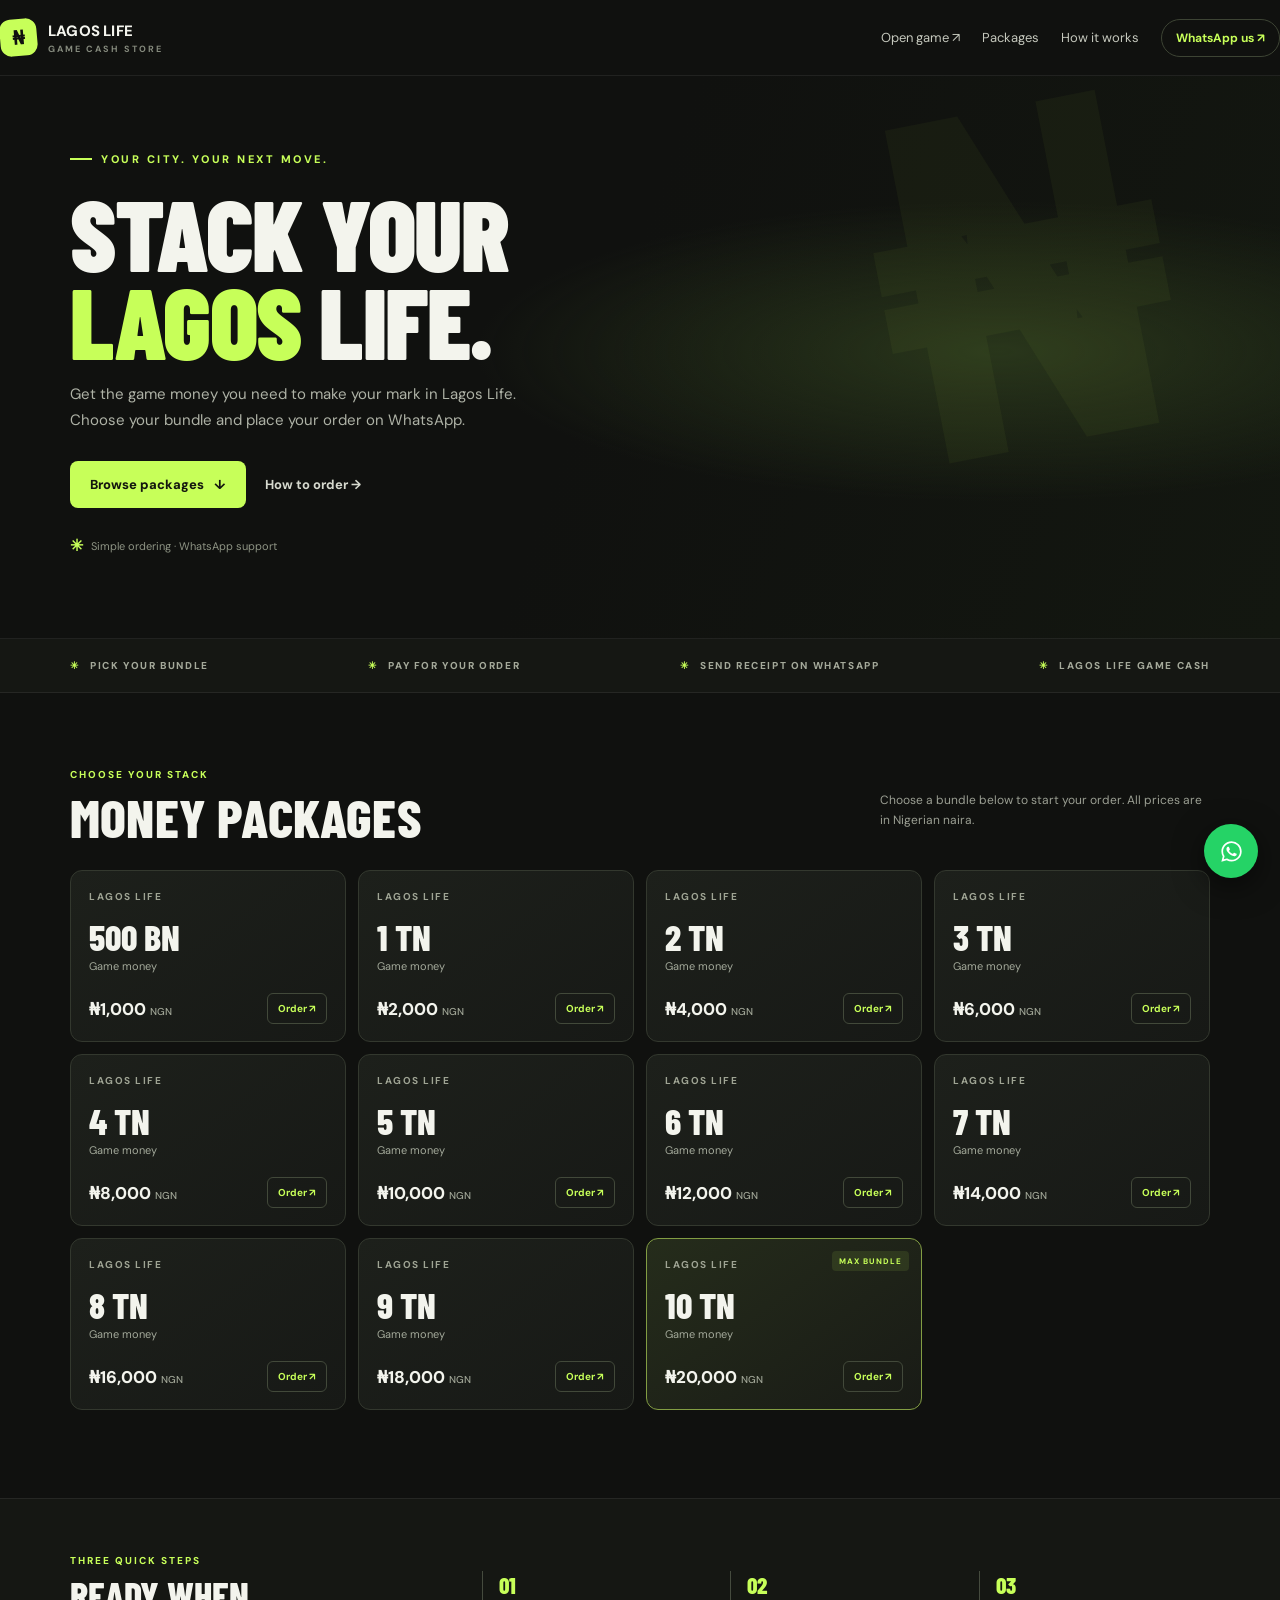
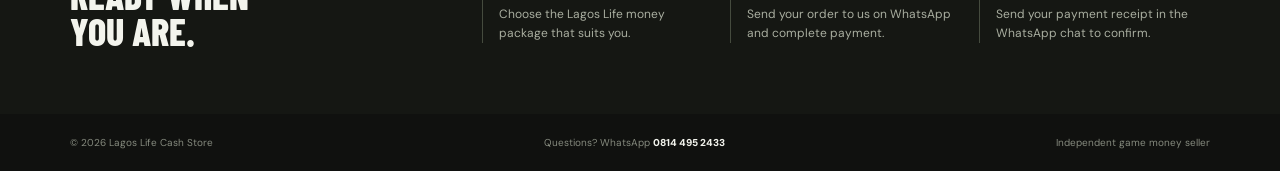
<file: index.html>
<!doctype html>
<html lang="en">
<head>
  <meta charset="utf-8">
  <meta name="viewport" content="width=device-width, initial-scale=1">
  <meta name="theme-color" content="#10110f">
  <meta name="description" content="Get Lagos Life game money. Pick a package and order securely through WhatsApp.">
  <title>Lagos Life Cash — Game Money</title>
  <style>
    @import url('https://fonts.googleapis.com/css2?family=Barlow+Condensed:wght@500;600;700;800;900&family=DM+Sans:wght@400;500;600;700;800&display=swap');
    :root{--bg:#10110f;--panel:#191b18;--panel2:#20231e;--line:#34392f;--lime:#c7ff59;--muted:#9b9f93;--white:#f3f4ed;--orange:#ff784f}
    *{box-sizing:border-box}html{scroll-behavior:smooth}body{margin:0;background:var(--bg);color:var(--white);font-family:'DM Sans',sans-serif}a{color:inherit;text-decoration:none}.wrap{width:min(1140px,calc(100% - 40px));margin:auto}
    .topbar{height:76px;border-bottom:1px solid #ffffff12;display:flex;align-items:center}.nav{display:flex;justify-content:space-between;align-items:center;width:100%}.brand{display:flex;gap:11px;align-items:center;font-weight:800;letter-spacing:.2px}.brand-mark{display:grid;place-items:center;width:37px;height:37px;background:var(--lime);color:#10110f;border-radius:11px;font-size:19px;font-weight:900;transform:rotate(-5deg)}.brand span:last-child{font-size:15px}.brand small{display:block;color:#858a7d;font-size:9px;letter-spacing:2px;font-weight:700;margin-top:2px}.nav-right{display:flex;align-items:center;gap:22px}.nav-link{font-size:13px;color:#c5c8bd}.nav-pill{border:1px solid #3d4434;padding:10px 14px;border-radius:999px;color:var(--lime);font-size:12px;font-weight:700}
    .hero{position:relative;overflow:hidden;min-height:456px;display:flex;align-items:center;border-bottom:1px solid #ffffff12;background:radial-gradient(ellipse at 78% 49%,#29361b 0,transparent 37%),linear-gradient(110deg,#10110f 47%,#131710 100%)}.hero:after{content:'₦';position:absolute;font-family:'Barlow Condensed';font-size:440px;font-weight:900;line-height:1;right:10%;top:-24px;color:#c7ff590a;transform:rotate(-11deg);pointer-events:none}.hero-inner{position:relative;z-index:1;padding:76px 0 82px;max-width:660px}.eyebrow{color:var(--lime);font-size:11px;letter-spacing:2.5px;text-transform:uppercase;font-weight:800;display:flex;align-items:center;gap:9px}.eyebrow:before{content:'';width:22px;height:2px;background:var(--lime)}h1{font-family:'Barlow Condensed',sans-serif;font-size:clamp(60px,9vw,100px);line-height:.88;letter-spacing:-1.5px;text-transform:uppercase;margin:22px 0 18px;font-weight:900}h1 em{font-style:normal;color:var(--lime)}.hero-copy{max-width:450px;color:#aeb2a6;font-size:15px;line-height:1.7}.hero-actions{display:flex;align-items:center;gap:19px;margin-top:28px}.btn{background:var(--lime);color:#13160e;padding:15px 20px;border:0;border-radius:8px;font:800 13px 'DM Sans';display:inline-flex;align-items:center;gap:10px;cursor:pointer;transition:transform .18s,background .18s}.btn:hover{transform:translateY(-2px);background:#d5ff83}.text-link{color:#d6d9ce;font-size:13px;font-weight:700}.hero-note{font-size:11px;color:#8e9484;margin-top:27px;display:flex;gap:8px;align-items:center}.hero-note b{color:var(--lime);font-size:16px}
    .ticker{border-bottom:1px solid #ffffff12;background:#151713}.ticker-inner{height:53px;display:flex;align-items:center;justify-content:space-between;gap:16px;overflow:hidden}.ticker-item{white-space:nowrap;color:#a4a99a;font-size:10px;letter-spacing:1.6px;font-weight:800;text-transform:uppercase}.ticker-item strong{color:var(--lime);margin-right:7px}
    .section{padding:75px 0 88px}.section-top{display:flex;align-items:end;justify-content:space-between;gap:22px;margin-bottom:28px}.kicker{font-size:10px;letter-spacing:2px;font-weight:800;color:var(--lime);text-transform:uppercase}.section h2{font:800 clamp(36px,5vw,54px)/.95 'Barlow Condensed';text-transform:uppercase;margin:10px 0 0;letter-spacing:.2px}.section-sub{max-width:330px;color:var(--muted);font-size:12px;line-height:1.7}.grid{display:grid;grid-template-columns:repeat(4,1fr);gap:12px}.card{position:relative;padding:19px 18px 17px;background:linear-gradient(145deg,#1d201b,#171916);border:1px solid #33382e;border-radius:12px;min-height:172px;display:flex;flex-direction:column;transition:border-color .2s,transform .2s}.card:hover{border-color:#83964e;transform:translateY(-3px)}.card.featured{border-color:#829d43;background:linear-gradient(145deg,#252c1b,#191b16)}.tag{position:absolute;right:12px;top:12px;background:#c7ff5918;color:var(--lime);font-size:8px;letter-spacing:1px;font-weight:800;padding:5px 7px;border-radius:4px;text-transform:uppercase}.pack-label{font-size:10px;text-transform:uppercase;letter-spacing:1.5px;color:#9fa494;font-weight:700}.amount{font:800 36px/.95 'Barlow Condensed';margin:17px 0 5px;color:var(--white)}.currency{font-size:11px;color:#a3a99a}.card-bottom{display:flex;align-items:center;justify-content:space-between;margin-top:auto;padding-top:15px}.price{font-weight:800;font-size:17px}.price small{font-size:10px;color:#a1a697;font-weight:500}.choose{border:1px solid #42493a;color:var(--lime);background:transparent;border-radius:6px;padding:8px 10px;font:700 10px 'DM Sans';cursor:pointer}.choose:hover{background:var(--lime);color:#171a12;border-color:var(--lime)}
    .how{border-top:1px solid #ffffff12;background:#151713;padding:55px 0}.how-grid{display:grid;grid-template-columns:1fr 2fr;gap:48px;align-items:center}.how h2{font:800 38px/.95 'Barlow Condensed';text-transform:uppercase;margin:10px 0}.steps{display:grid;grid-template-columns:repeat(3,1fr);gap:17px}.step{border-left:1px solid #454b3e;padding-left:16px}.step-num{font:800 23px 'Barlow Condensed';color:var(--lime)}.step p{margin:6px 0 0;color:#a9aea0;font-size:12px;line-height:1.6}.contact{color:var(--white);font-weight:800}.footer{padding:22px 0;color:#858a7e;font-size:10px}.footer-inner{display:flex;justify-content:space-between;gap:15px;align-items:center}.wa-float{position:fixed;right:22px;bottom:22px;z-index:3;width:54px;height:54px;border-radius:50%;display:grid;place-items:center;background:#25d366;color:white;box-shadow:0 8px 30px #0008}.wa-float svg{width:25px;height:25px;fill:currentColor}
    @media(max-width:850px){.grid{grid-template-columns:repeat(3,1fr)}.how-grid{grid-template-columns:1fr;gap:20px}.hero:after{right:-7%;font-size:380px}}
    @media(max-width:600px){.wrap{width:min(100% - 30px,440px)}.topbar{height:65px}.nav-link{display:none}.nav-right{gap:0}.nav-pill{padding:9px 11px;font-size:10px}.hero{min-height:410px}.hero-inner{padding:64px 0 70px}h1{font-size:67px}.hero-copy{font-size:13px;max-width:320px}.hero:after{font-size:300px;right:-20%;top:55px}.ticker-inner{justify-content:flex-start}.ticker-item{font-size:9px}.ticker-item:nth-child(n+3){display:none}.section{padding:57px 0 65px}.section-top{display:block}.section-sub{margin-top:12px}.grid{grid-template-columns:repeat(2,1fr);gap:9px}.card{min-height:160px;padding:16px 13px}.amount{font-size:32px}.price{font-size:15px}.choose{padding:7px 8px}.steps{grid-template-columns:1fr;gap:12px}.step{display:grid;grid-template-columns:35px 1fr;align-items:start}.step p{margin:2px 0}.footer-inner{align-items:flex-start;flex-direction:column}.hero-actions{gap:13px}.btn{padding:14px 15px;font-size:12px}}
  </style>
</head>
<body>
  <header class="topbar"><div class="wrap nav"><a class="brand" href="#top"><span class="brand-mark">₦</span><span>LAGOS LIFE<small>GAME CASH STORE</small></span></a><div class="nav-right"><a class="nav-link" href="https://lagoslife.eliysites.com/?ref=isakaba.com" target="_blank" rel="noopener">Open game ↗</a><a class="nav-link" href="#packages">Packages</a><a class="nav-link" href="#how">How it works</a><a class="nav-pill" href="https://wa.me/2348144952433">WhatsApp us ↗</a></div></div></header>
  <main id="top">
    <section class="hero"><div class="wrap"><div class="hero-inner"><div class="eyebrow">Your city. Your next move.</div><h1>Stack your<br><em>Lagos</em> life.</h1><p class="hero-copy">Get the game money you need to make your mark in Lagos Life. Choose your bundle and place your order on WhatsApp.</p><div class="hero-actions"><a class="btn" href="#packages">Browse packages <span>↓</span></a><a class="text-link" href="#how">How to order →</a></div><div class="hero-note"><b>✳</b> Simple ordering · WhatsApp support</div></div></div></section>
    <div class="ticker"><div class="wrap ticker-inner"><div class="ticker-item"><strong>✳</strong> Pick your bundle</div><div class="ticker-item"><strong>✳</strong> Pay for your order</div><div class="ticker-item"><strong>✳</strong> Send receipt on WhatsApp</div><div class="ticker-item"><strong>✳</strong> Lagos Life game cash</div></div></div>
    <section class="section" id="packages"><div class="wrap"><div class="section-top"><div><div class="kicker">Choose your stack</div><h2>Money packages</h2></div><p class="section-sub">Choose a bundle below to start your order. All prices are in Nigerian naira.</p></div><div class="grid" id="package-grid"></div></div></section>
    <section class="how" id="how"><div class="wrap how-grid"><div><div class="kicker">Three quick steps</div><h2>Ready when<br>you are.</h2></div><div class="steps"><div class="step"><span class="step-num">01</span><p>Choose the Lagos Life money package that suits you.</p></div><div class="step"><span class="step-num">02</span><p>Send your order to us on WhatsApp and complete payment.</p></div><div class="step"><span class="step-num">03</span><p>Send your payment receipt in the WhatsApp chat to confirm.</p></div></div></div></section>
  </main>
  <footer class="footer"><div class="wrap footer-inner"><span>© 2026 Lagos Life Cash Store</span><span>Questions? WhatsApp <a class="contact" href="https://wa.me/2348144952433">0814 495 2433</a></span><span>Independent game money seller</span></div></footer>
  <a class="wa-float" href="https://wa.me/2348144952433?text=Hi%2C%20I%27m%20interested%20in%20Lagos%20Life%20game%20money." aria-label="Chat with us on WhatsApp"><svg viewBox="0 0 32 32"><path d="M16.04 3C8.88 3 3.06 8.77 3.06 15.88c0 2.28.6 4.51 1.75 6.49L3 29l6.83-1.78a13.1 13.1 0 0 0 6.21 1.57h.01c7.15 0 12.98-5.78 12.98-12.89 0-3.44-1.35-6.67-3.82-9.1A12.94 12.94 0 0 0 16.04 3zm0 23.61h-.01c-1.94 0-3.85-.52-5.51-1.51l-.4-.24-4.05 1.06 1.08-3.93-.26-.41a10.65 10.65 0 0 1-1.64-5.7c0-5.92 4.86-10.74 10.8-10.74 2.88 0 5.59 1.12 7.63 3.15a10.63 10.63 0 0 1 3.17 7.59c0 5.92-4.86 10.73-10.81 10.73zm5.93-8.04c-.32-.16-1.91-.94-2.2-1.04-.3-.11-.51-.16-.72.16-.22.32-.83 1.04-1.02 1.25-.19.21-.38.24-.7.08-.32-.16-1.36-.5-2.59-1.59-.96-.85-1.61-1.9-1.8-2.22-.19-.32-.02-.49.14-.65.14-.14.32-.38.48-.57.16-.19.21-.32.32-.54.11-.21.05-.4-.03-.56-.08-.16-.72-1.73-.99-2.37-.26-.62-.52-.54-.72-.55h-.61c-.21 0-.56.08-.86.4-.3.32-1.13 1.1-1.13 2.67s1.16 3.09 1.32 3.3c.16.21 2.28 3.47 5.51 4.87.77.33 1.37.53 1.84.68.77.24 1.47.21 2.03.13.62-.09 1.91-.78 2.18-1.53.27-.75.27-1.39.19-1.53-.08-.13-.29-.21-.61-.37z"/></svg></a>
  <script>
    const packages = [
      ['500 Billion','500 BN',1000],['1 Trillion','1 TN',2000],['2 Trillion','2 TN',4000],['3 Trillion','3 TN',6000],['4 Trillion','4 TN',8000],['5 Trillion','5 TN',10000],['6 Trillion','6 TN',12000],['7 Trillion','7 TN',14000],['8 Trillion','8 TN',16000],['9 Trillion','9 TN',18000],['10 Trillion','10 TN',20000]
    ];
    const formatNaira = n => '₦' + n.toLocaleString('en-NG');
    const grid = document.getElementById('package-grid');
    packages.forEach(([name, amount, price], i) => {
      const card = document.createElement('article');
      card.className = 'card' + (i === 10 ? ' featured' : '');
      card.innerHTML = `${i === 10 ? '<span class="tag">Max bundle</span>' : ''}<div class="pack-label">Lagos Life</div><div class="amount">${amount}</div><div class="currency">Game money</div><div class="card-bottom"><div class="price">${formatNaira(price)} <small>NGN</small></div><button class="choose" type="button">Order ↗</button></div>`;
      card.querySelector('button').addEventListener('click', () => {
        const message = `Hi, I would like to order ${name} (${amount}) Lagos Life game money for ${formatNaira(price)}. Please share payment details. I will send my payment receipt here.`;
        window.open(`https://wa.me/2348144952433?text=${encodeURIComponent(message)}`, '_blank', 'noopener');
      });
      grid.appendChild(card);
    });
  </script>
</body>
</html>
</file>
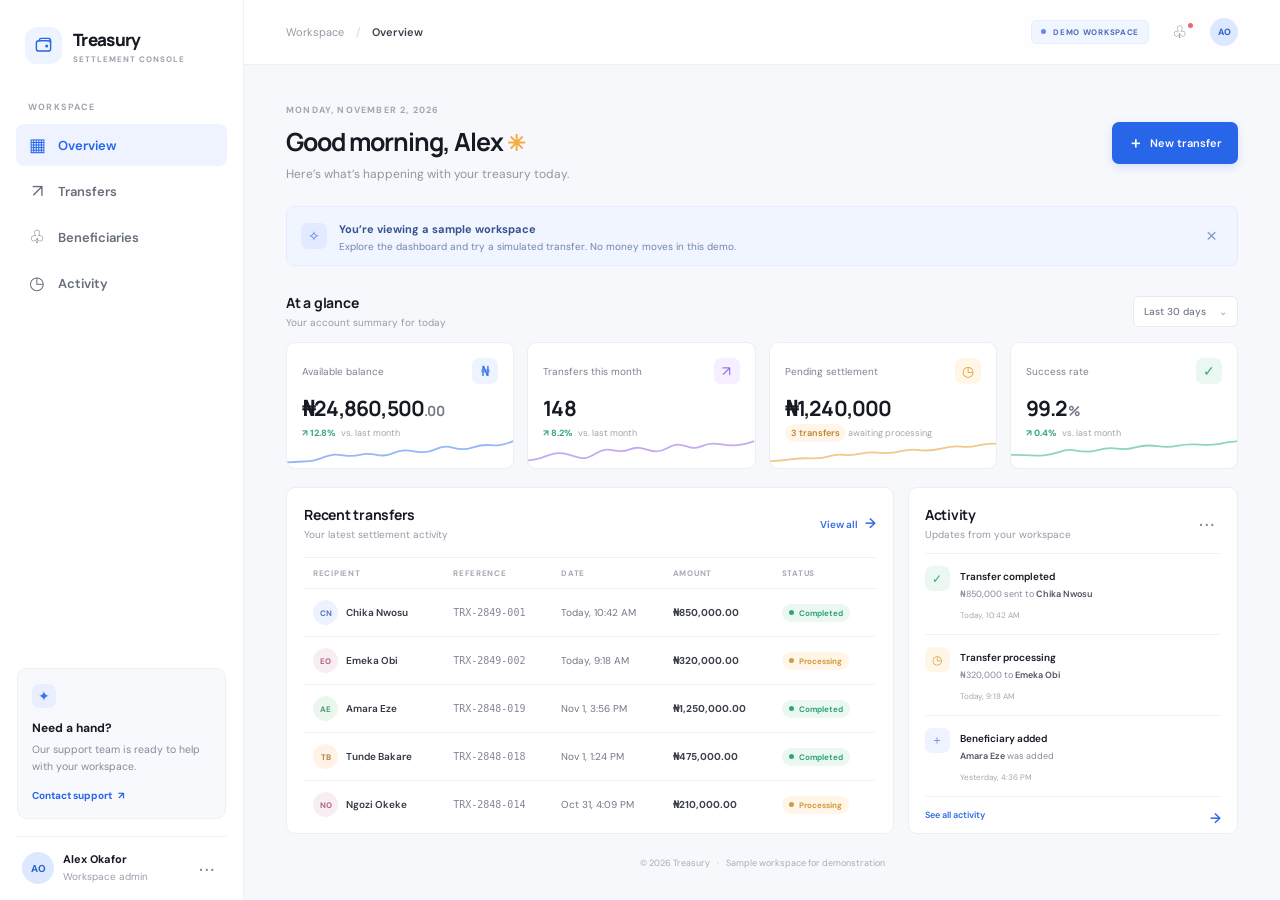
<file: outputs/index.html>
<!doctype html>
<html lang="en">
<head>
  <meta charset="utf-8" />
  <meta name="viewport" content="width=device-width, initial-scale=1" />
  <meta name="theme-color" content="#f7f8fb" />
  <title>Treasury — Settlement Console</title>
  <link rel="preconnect" href="https://fonts.googleapis.com">
  <link rel="preconnect" href="https://fonts.gstatic.com" crossorigin>
  <link href="https://fonts.googleapis.com/css2?family=DM+Sans:wght@400;500;600;700&family=Manrope:wght@400;500;600;700;800&display=swap" rel="stylesheet">
  <link rel="stylesheet" href="styles.css" />
</head>
<body>
  <div class="shell">
    <aside class="sidebar" id="sidebar">
      <a class="brand" href="#overview" aria-label="Treasury home"><span class="brand-mark"><svg viewBox="0 0 24 24"><rect x="3" y="6" width="18" height="13" rx="3"/><path d="M7 6V4.8A1.8 1.8 0 0 1 8.8 3h9.4A2.8 2.8 0 0 1 21 5.8V8"/><circle cx="16" cy="12.5" r="1"/></svg></span><span><b>Treasury</b><small>SETTLEMENT CONSOLE</small></span></a>
      <div class="workspace-label">WORKSPACE</div>
      <nav class="nav" aria-label="Main navigation">
        <a class="nav-link active" href="#overview" data-view="overview"><span class="nav-icon">▦</span> Overview</a>
        <a class="nav-link" href="#transfers" data-view="transfers"><span class="nav-icon">↗</span> Transfers</a>
        <a class="nav-link" href="#beneficiaries" data-view="beneficiaries"><span class="nav-icon">♧</span> Beneficiaries</a>
        <a class="nav-link" href="#activity" data-view="activity"><span class="nav-icon">◷</span> Activity</a>
      </nav>
      <div class="side-bottom"><div class="help-card"><span class="help-icon">✦</span><b>Need a hand?</b><p>Our support team is ready to help with your workspace.</p><a href="mailto:support@example.com">Contact support <span>↗</span></a></div><div class="profile"><div class="avatar">AO</div><div class="profile-copy"><b>Alex Okafor</b><small>Workspace admin</small></div><button class="more" aria-label="Profile menu">···</button></div></div>
    </aside>
    <main class="main">
      <header class="topbar"><button class="mobile-menu" id="mobileMenu" aria-label="Open navigation">☰</button><div class="crumb">Workspace <span>/</span> <b id="crumbTitle">Overview</b></div><div class="top-actions"><span class="demo-tag"><i></i> DEMO WORKSPACE</span><button class="icon-button" aria-label="Notifications">♧<i class="notification-dot"></i></button><div class="top-avatar">AO</div></div></header>
      <section class="content" id="overviewView">
        <div class="welcome-row"><div><div class="eyebrow">MONDAY, NOVEMBER 2, 2026</div><h1>Good morning, Alex <span>✳</span></h1><p class="subhead">Here’s what’s happening with your treasury today.</p></div><button class="primary-button" id="newTransfer"><span>＋</span> New transfer</button></div>
        <div class="banner"><div class="banner-symbol">✧</div><div><b>You’re viewing a sample workspace</b><p>Explore the dashboard and try a simulated transfer. No money moves in this demo.</p></div><button id="dismissBanner" aria-label="Dismiss">×</button></div>
        <div class="section-heading"><div><h2>At a glance</h2><p>Your account summary for today</p></div><button class="range-button">Last 30 days <span>⌄</span></button></div>
        <div class="stats-grid">
          <article class="stat-card"><div class="stat-top"><span>Available balance</span><span class="stat-icon blue">₦</span></div><div class="stat-value">₦24,860,500<span class="decimal">.00</span></div><div class="stat-foot"><span class="trend">↗ 12.8%</span><span> vs. last month</span></div><div class="sparkline blue-line"><svg viewBox="0 0 180 42" preserveAspectRatio="none"><path d="M0 34 C18 31 18 35 30 26 S46 29 58 23 S72 30 85 20 S105 26 118 15 S133 21 148 12 S163 16 180 3"/></svg></div></article>
          <article class="stat-card"><div class="stat-top"><span>Transfers this month</span><span class="stat-icon violet">↗</span></div><div class="stat-value">148</div><div class="stat-foot"><span class="trend">↗ 8.2%</span><span> vs. last month</span></div><div class="sparkline violet-line"><svg viewBox="0 0 180 42" preserveAspectRatio="none"><path d="M0 31 C15 29 18 16 31 22 S44 32 55 20 S69 24 81 15 S98 27 111 13 S126 20 139 10 S157 18 180 3"/></svg></div></article>
          <article class="stat-card"><div class="stat-top"><span>Pending settlement</span><span class="stat-icon amber">◷</span></div><div class="stat-value">₦1,240,000</div><div class="stat-foot"><span class="muted-pill">3 transfers</span><span> awaiting processing</span></div><div class="sparkline amber-line"><svg viewBox="0 0 180 42" preserveAspectRatio="none"><path d="M0 32 C18 31 17 27 33 28 S45 21 59 23 S72 17 88 20 S105 12 119 16 S140 8 152 11 S167 5 180 7"/></svg></div></article>
          <article class="stat-card"><div class="stat-top"><span>Success rate</span><span class="stat-icon green">✓</span></div><div class="stat-value">99.2<span class="decimal">%</span></div><div class="stat-foot"><span class="trend">↗ 0.4%</span><span> vs. last month</span></div><div class="sparkline green-line"><svg viewBox="0 0 180 42" preserveAspectRatio="none"><path d="M0 23 C20 22 23 28 38 19 S52 24 69 16 S83 20 99 12 S117 16 132 10 S153 12 166 7 S176 5 180 3"/></svg></div></article>
        </div>
        <div class="lower-grid"><section class="panel transfer-panel"><div class="panel-head"><div><h2>Recent transfers</h2><p>Your latest settlement activity</p></div><a href="#transfers" class="text-link" data-view="transfers">View all <span>→</span></a></div><div class="table-wrap"><table><thead><tr><th>RECIPIENT</th><th>REFERENCE</th><th>DATE</th><th>AMOUNT</th><th>STATUS</th></tr></thead><tbody id="transferRows"></tbody></table></div><div class="mobile-transfer-list" id="mobileTransferList"></div></section>
        <section class="panel activity-panel"><div class="panel-head"><div><h2>Activity</h2><p>Updates from your workspace</p></div><button class="dots" aria-label="More activity options">···</button></div><div class="activity-list"><div class="activity-item"><div class="activity-icon icon-success">✓</div><div><b>Transfer completed</b><p>₦850,000 sent to <strong>Chika Nwosu</strong></p><small>Today, 10:42 AM</small></div></div><div class="activity-item"><div class="activity-icon icon-pending">◷</div><div><b>Transfer processing</b><p>₦320,000 to <strong>Emeka Obi</strong></p><small>Today, 9:18 AM</small></div></div><div class="activity-item"><div class="activity-icon icon-user">＋</div><div><b>Beneficiary added</b><p><strong>Amara Eze</strong> was added</p><small>Yesterday, 4:36 PM</small></div></div></div><a href="#activity" data-view="activity" class="activity-link">See all activity <span>→</span></a></section></div>
        <footer>© 2026 Treasury <span>·</span> Sample workspace for demonstration</footer>
      </section>
      <section class="content secondary-view" id="secondaryView" hidden><div class="welcome-row"><div><div class="eyebrow">WORKSPACE</div><h1 id="secondaryTitle">Transfers</h1><p class="subhead" id="secondarySubhead">Review and manage your settlement activity.</p></div><button class="primary-button" id="newTransferAlt"><span>＋</span> New transfer</button></div><section class="panel transfer-panel all-transfers"><div class="panel-head"><div><h2 id="listTitle">All transfers</h2><p>Recent settlement activity in this demo workspace</p></div></div><div class="table-wrap"><table><thead><tr><th>RECIPIENT</th><th>REFERENCE</th><th>DATE</th><th>AMOUNT</th><th>STATUS</th></tr></thead><tbody id="allTransferRows"></tbody></table></div><div class="mobile-transfer-list" id="allMobileTransferList"></div></section></section>
    </main>
  </div>
  <div class="modal-backdrop" id="modal" hidden><section class="modal" role="dialog" aria-modal="true" aria-labelledby="modalTitle"><button class="modal-close" id="closeModal" aria-label="Close">×</button><div class="modal-icon">↗</div><div class="eyebrow">SAMPLE WORKSPACE</div><h2 id="modalTitle">Create a transfer</h2><p class="modal-sub">This is a local demo. The transfer will only appear in this page.</p><form id="transferForm"><label>Recipient name<input name="recipient" placeholder="e.g. Ada Okonkwo" required maxlength="48" /></label><label>Account number<input name="account" inputmode="numeric" placeholder="10 digit account number" required pattern="[0-9]{10}" maxlength="10" /></label><div class="form-row"><label>Bank<select name="bank" required><option value="">Select a bank</option><option>Access Bank</option><option>First Bank</option><option>GTBank</option><option>UBA</option><option>Zenith Bank</option></select></label><label>Amount (₦)<input name="amount" inputmode="numeric" placeholder="0.00" required min="1" type="number" /></label></div><label class="note-label">Description <span>Optional</span><input name="note" placeholder="What’s this transfer for?" maxlength="70" /></label><div class="form-note"><span>ⓘ</span> Demo only — no real payment details are sent or stored.</div><button type="submit" class="primary-button submit-button">Review simulated transfer <span>→</span></button></form></section></div>
  <div class="toast" id="toast" role="status"></div>
  <script src="app.js"></script>
</body>
</html>
</file>
<file: outputs/styles.css>
:root{--ink:#171923;--muted:#858a98;--line:#eceef3;--blue:#2463eb;--bg:#f7f8fb;--font:'DM Sans',sans-serif;--display:'Manrope',sans-serif}*{box-sizing:border-box}body{margin:0;background:var(--bg);color:var(--ink);font-family:var(--font);font-size:14px;-webkit-font-smoothing:antialiased}.shell{min-height:100vh}.sidebar{width:244px;background:#fff;border-right:1px solid #eff0f4;position:fixed;inset:0 auto 0 0;padding:27px 16px 16px;display:flex;flex-direction:column;z-index:5}.brand{display:flex;align-items:center;gap:11px;text-decoration:none;color:inherit;padding:0 9px 37px}.brand-mark{width:37px;height:37px;border-radius:12px;background:#edf3ff;color:#2865e8;display:grid;place-items:center}.brand-mark svg{width:19px;fill:none;stroke:currentColor;stroke-width:1.8;stroke-linecap:round;stroke-linejoin:round}.brand b{display:block;font:800 17px var(--display);letter-spacing:-.7px}.brand small{display:block;color:#9ba0ac;font-size:8px;letter-spacing:1px;font-weight:700;margin-top:3px}.workspace-label,.eyebrow{font-size:9px;letter-spacing:1.18px;font-weight:700;color:#a1a5b0}.workspace-label{padding:0 12px 11px}.nav{display:grid;gap:4px}.nav-link{height:42px;display:flex;align-items:center;gap:12px;padding:0 12px;border-radius:8px;text-decoration:none;color:#676d7b;font-weight:600;font-size:13px}.nav-link:hover{background:#f7f8fb}.nav-link.active{background:#eef3ff;color:#2463eb}.nav-icon{width:18px;text-align:center;font-size:18px;font-weight:400}.side-bottom{margin-top:auto}.help-card{background:#f8f9fc;border:1px solid #eff0f4;border-radius:10px;padding:15px 14px;margin:0 1px 17px}.help-icon{width:24px;height:24px;background:#e9efff;color:#3972ed;border-radius:7px;display:grid;place-items:center;margin-bottom:10px}.help-card b{font-size:12px}.help-card p{font-size:10.5px;line-height:1.55;color:#858a98;margin:6px 0 10px}.help-card a{color:#2865e8;text-decoration:none;font-size:10px;font-weight:700}.help-card a span{margin-left:4px}.profile{border-top:1px solid #f0f1f5;padding:15px 6px 0;display:flex;align-items:center;gap:9px}.avatar,.top-avatar{width:32px;height:32px;border-radius:50%;display:grid;place-items:center;background:#dce8ff;color:#2b61c9;font-size:10px;font-weight:700}.profile-copy{flex:1}.profile-copy b{display:block;font-size:11px}.profile-copy small{font-size:10px;color:#9a9eaa}.more,.dots{border:0;background:none;color:#858a98;font-size:20px;cursor:pointer}.main{margin-left:244px;min-height:100vh}.topbar{height:65px;background:rgba(255,255,255,.86);border-bottom:1px solid #eff0f4;display:flex;align-items:center;justify-content:space-between;padding:0 42px;position:sticky;top:0;z-index:4;backdrop-filter:blur(12px)}.crumb{font-size:11px;color:#9499a5}.crumb span{color:#d0d2d9;padding:0 9px}.crumb b{color:#3b3f4a;font-weight:600}.top-actions{display:flex;align-items:center;gap:17px}.demo-tag{background:#f1f5ff;border:1px solid #e5edff;padding:6px 9px;border-radius:5px;color:#4c6eb7;font-size:8px;font-weight:700;letter-spacing:.7px}.demo-tag i{display:inline-block;width:5px;height:5px;border-radius:50%;background:#6488e9;margin-right:5px;vertical-align:1px}.icon-button{background:transparent;border:0;font-size:17px;color:#727887;position:relative;cursor:pointer}.notification-dot{position:absolute;right:0;top:2px;width:5px;height:5px;border-radius:50%;background:#ec6969}.top-avatar{width:28px;height:28px;font-size:9px}.content{max-width:1190px;margin:0 auto;padding:39px 42px 20px}.welcome-row{display:flex;align-items:center;justify-content:space-between;gap:20px;margin-bottom:24px}.eyebrow{margin-bottom:8px}.welcome-row h1{font:700 25px var(--display);letter-spacing:-1px;margin:0}.welcome-row h1 span{color:#f3ad46;font-size:22px}.subhead{color:#9195a1;margin:7px 0 0;font-size:12px}.primary-button{border:0;background:#2765e9;color:#fff;border-radius:7px;padding:11px 16px;font:600 11px var(--font);cursor:pointer;box-shadow:0 3px 8px #2463eb2b;transition:background .18s,transform .18s}.primary-button:hover{background:#1553d2;transform:translateY(-1px)}.primary-button>span{font-size:15px;vertical-align:-1px;margin-right:4px}.banner{display:flex;align-items:center;gap:12px;background:#f0f5ff;border:1px solid #e3ecff;border-radius:8px;padding:12px 14px;margin-bottom:27px;color:#37538e}.banner-symbol{background:#e1eaff;color:#4778df;width:26px;height:26px;border-radius:7px;display:grid;place-items:center;flex:none}.banner b{font-size:11px}.banner p{font-size:10px;color:#7485a9;margin:3px 0 0}.banner button{margin-left:auto;background:none;border:0;color:#8798bd;font-size:19px;cursor:pointer}.section-heading,.panel-head{display:flex;justify-content:space-between;align-items:center}.section-heading{margin-bottom:13px}.section-heading h2,.panel-head h2{font:700 14px var(--display);margin:0;letter-spacing:-.25px}.section-heading p,.panel-head p{margin:4px 0 0;color:#969aa6;font-size:10px}.range-button{border:1px solid #e7e9ef;background:#fff;border-radius:6px;color:#727887;padding:8px 10px;font:500 10px var(--font)}.range-button span{padding-left:10px;color:#a2a6b0}.stats-grid{display:grid;grid-template-columns:repeat(4,minmax(0,1fr));gap:13px}.stat-card{position:relative;background:#fff;border:1px solid #eceef3;border-radius:9px;padding:15px 15px 13px;min-height:127px;overflow:hidden}.stat-top{display:flex;justify-content:space-between;align-items:center;color:#7c818e;font-size:10px}.stat-icon{width:26px;height:26px;border-radius:7px;display:grid;place-items:center;font-size:14px}.blue{color:#3873ee;background:#edf3ff}.violet{color:#8e65dd;background:#f5efff}.amber{color:#df9b2d;background:#fff6e8}.green{color:#36a777;background:#eaf8f1}.stat-value{font:700 21px var(--display);letter-spacing:-.8px;margin-top:10px;white-space:nowrap}.decimal{font-size:14px;color:#737988}.stat-foot{font-size:9px;color:#a0a4ae;margin-top:5px}.trend{color:#35a777;font-weight:700;margin-right:3px}.muted-pill{background:#fff6e9;border-radius:10px;padding:3px 6px;color:#bc852e;font-weight:600}.sparkline{height:29px;position:absolute;bottom:0;left:0;right:0;opacity:.66}.sparkline svg{width:100%;height:100%;overflow:visible}.sparkline path{fill:none;stroke-width:1.8;vector-effect:non-scaling-stroke}.blue-line path{stroke:#6491f3}.violet-line path{stroke:#a581e7}.amber-line path{stroke:#e9ae4f}.green-line path{stroke:#56bf93}.lower-grid{display:grid;grid-template-columns:minmax(0,1.62fr) minmax(260px,.88fr);gap:14px;margin-top:18px}.panel{background:#fff;border:1px solid #eceef3;border-radius:9px;min-width:0}.transfer-panel{padding:17px 17px 0}.panel-head{padding-bottom:16px}.text-link{font-size:10px;color:#326be4;text-decoration:none;font-weight:600}.text-link span{font-size:14px;margin-left:5px}.table-wrap{overflow:auto}table{border-collapse:collapse;width:100%;white-space:nowrap}th{text-align:left;font-size:8px;letter-spacing:.7px;font-weight:700;color:#a5a9b3;padding:10px 9px;border-top:1px solid #f0f1f5;border-bottom:1px solid #f0f1f5}td{padding:11px 9px;border-bottom:1px solid #f3f4f7;font-size:10px;color:#727785}tbody tr:last-child td{border-bottom:0}.recipient{display:flex;align-items:center;gap:8px;font-weight:600;color:#343845}.recipient-avatar{width:25px;height:25px;border-radius:50%;background:#edf2ff;display:grid;place-items:center;color:#5475c1;font-size:8px;font-weight:700}.recipient-avatar.alt1{background:#f9edf4;color:#ae658c}.recipient-avatar.alt2{background:#eaf7ef;color:#4d9a6d}.recipient-avatar.alt3{background:#fff3e7;color:#b58043}.ref{font:10px monospace;color:#858a98}.amount{font-weight:700;color:#3c404b}.status{display:inline-flex;align-items:center;gap:5px;padding:4px 7px;border-radius:20px;font-size:8px;font-weight:700}.status:before{content:'';width:5px;height:5px;border-radius:50%;background:currentColor}.status.completed{color:#32a476;background:#eaf8f1}.status.processing{color:#d19a3e;background:#fff6e8}.status.failed{color:#d96868;background:#fff0f0}.activity-panel{padding:17px 16px 0}.activity-panel .panel-head{padding-bottom:12px}.activity-list{display:grid}.activity-item{display:flex;gap:10px;padding:12px 0;border-top:1px solid #f1f2f6}.activity-icon{width:25px;height:25px;flex:none;border-radius:7px;display:grid;place-items:center;font-size:12px}.icon-success{color:#36a777;background:#eaf8f1}.icon-pending{color:#d49b3d;background:#fff6e8}.icon-user{color:#6e83cf;background:#eff2ff}.activity-item b{font-size:10px;font-weight:600}.activity-item p{font-size:9px;color:#858a98;margin:4px 0}.activity-item p strong{color:#4e5360;font-weight:600}.activity-item small{color:#a3a7b0;font-size:8px}.activity-link{display:block;border-top:1px solid #f1f2f6;padding:12px 0;color:#326be4;text-decoration:none;font-size:9px;font-weight:600}.activity-link span{float:right;font-size:14px}footer{text-align:center;color:#a8abb4;font-size:9px;padding:23px 0 8px}footer span{padding:0 5px}.mobile-menu{display:none}.secondary-view{min-height:calc(100vh - 65px)}.all-transfers{margin-top:23px;padding-bottom:8px}.mobile-transfer-list{display:none}.modal-backdrop{position:fixed;inset:0;z-index:15;background:#161b2866;backdrop-filter:blur(3px);display:grid;place-items:center;padding:18px}.modal-backdrop[hidden]{display:none}.modal{background:white;border-radius:14px;width:min(100%,480px);padding:28px 30px 24px;position:relative;box-shadow:0 20px 70px #161b2830;max-height:94vh;overflow:auto}.modal-close{position:absolute;right:17px;top:15px;border:0;background:none;color:#969aa6;font-size:22px;cursor:pointer}.modal-icon{width:35px;height:35px;border-radius:10px;background:#edf3ff;color:#2c67e8;display:grid;place-items:center;font-size:19px;margin-bottom:17px}.modal h2{font:700 20px var(--display);letter-spacing:-.6px;margin:0}.modal-sub{font-size:11px;color:#8e93a0;margin:6px 0 20px}.modal form{display:grid;gap:13px}.modal label{display:grid;gap:6px;font-size:10px;font-weight:600;color:#626775}.modal label span{font-weight:400;color:#a4a8b1}.modal input,.modal select{height:39px;border:1px solid #e6e8ee;border-radius:6px;background:#fff;padding:0 11px;font:11px var(--font);color:#343844;outline:none}.modal input:focus,.modal select:focus{border-color:#6c94ef;box-shadow:0 0 0 3px #ebf1ff}.modal input::placeholder{color:#b2b5bd}.form-row{display:grid;grid-template-columns:1fr 1fr;gap:10px}.form-note{background:#f7f9fd;border-radius:6px;padding:10px;color:#777e8f;font-size:9px}.form-note span{color:#5780dc;margin-right:5px}.submit-button{width:100%;margin-top:2px}.submit-button span{float:right;margin:0}.toast{position:fixed;z-index:20;bottom:24px;left:50%;transform:translate(-50%,15px);background:#202634;color:white;padding:11px 16px;border-radius:8px;font-size:11px;opacity:0;pointer-events:none;transition:.2s;box-shadow:0 5px 20px #1b243333}.toast.show{opacity:1;transform:translate(-50%,0)}
@media(max-width:1120px){.content{padding-left:28px;padding-right:28px}.topbar{padding:0 28px}.stats-grid{grid-template-columns:repeat(2,minmax(0,1fr))}.lower-grid{grid-template-columns:1fr}.activity-panel{display:grid;grid-template-columns:1fr 1fr;column-gap:20px}.activity-panel .panel-head{grid-column:1/-1}.activity-list{grid-column:1}.activity-link{grid-column:2;align-self:end}}
@media(max-width:720px){.sidebar{transform:translateX(-100%);transition:transform .22s;box-shadow:none}.sidebar.open{transform:translateX(0);box-shadow:12px 0 30px #17213c22}.main{margin-left:0}.topbar{height:57px;padding:0 17px}.mobile-menu{display:block;border:0;background:none;color:#656b79;font-size:17px;padding:4px 8px 4px 0}.crumb{margin-right:auto;font-size:10px}.top-actions{gap:11px}.demo-tag{font-size:7px}.content{padding:27px 16px 16px}.welcome-row{align-items:flex-start}.welcome-row h1{font-size:21px}.subhead{font-size:11px;max-width:240px;line-height:1.5}.welcome-row>.primary-button{padding:10px 11px;white-space:nowrap;font-size:10px}.banner{align-items:flex-start;padding:10px;margin-bottom:22px}.banner p{line-height:1.5}.section-heading h2{font-size:13px}.stats-grid{gap:9px}.stat-card{padding:12px;min-height:116px}.stat-top{font-size:9px}.stat-value{font-size:17px;margin-top:11px}.stat-foot{font-size:8px}.stat-icon{width:23px;height:23px}.lower-grid{margin-top:13px;gap:12px}.transfer-panel{padding:14px 12px 0}.panel-head h2{font-size:13px}.table-wrap{display:none}.mobile-transfer-list{display:grid}.transfer-card{padding:12px 0;border-top:1px solid #f0f1f5}.transfer-card-top,.transfer-card-bottom{display:flex;justify-content:space-between;align-items:center}.transfer-card-bottom{padding-left:33px;margin-top:5px}.transfer-card .amount{font-size:10px}.transfer-card .date{font-size:9px;color:#999eaa}.activity-panel{display:block;padding:14px 14px 0}.activity-panel .panel-head{padding-bottom:10px}.activity-link{display:block}.modal{padding:25px 20px 20px}.form-row{grid-template-columns:1fr 1fr}footer{font-size:8px}.secondary-view{padding-top:27px}.all-transfers{padding:14px 12px 0}}
@media(max-width:390px){.welcome-row>.primary-button{font-size:0;padding:9px 11px}.welcome-row>.primary-button span{font-size:17px;margin:0}.stat-value{font-size:15px}.stat-card{padding:10px}.top-actions{gap:7px}}
</file>
